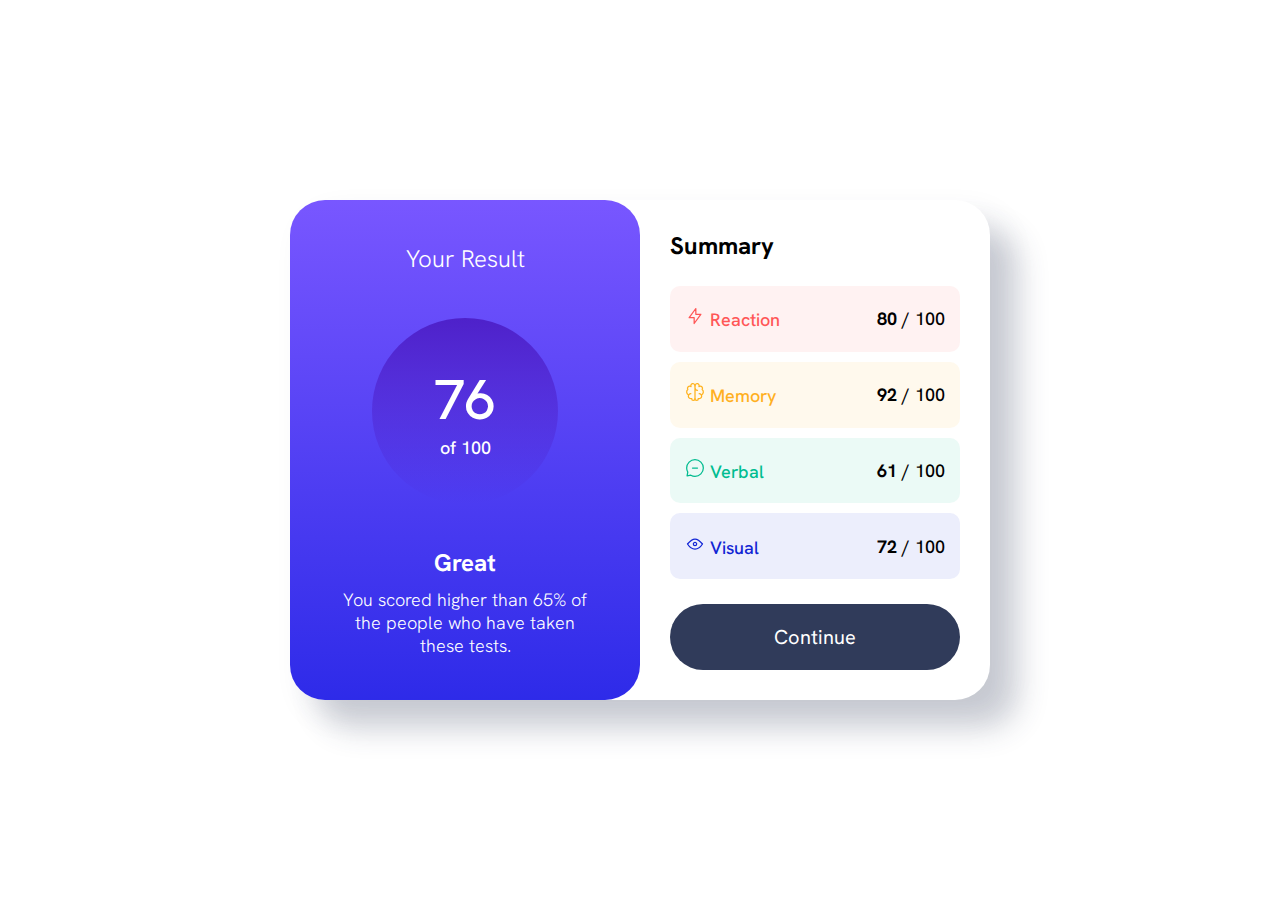
<file: Front-End Mentor/Day1/results-summary-component-main/index.html>
<!DOCTYPE html>
<html lang="en">
  <head>
    <meta charset="UTF-8" />
    <meta name="viewport" content="width=device-width, initial-scale=1.0" />
    <!-- displays site properly based on user's device -->

    <link
      rel="icon"
      type="image/png"
      sizes="32x32"
      href="./assets/images/favicon-32x32.png"
    />

    <title>Frontend Mentor | Results summary component</title>

    <link
      rel="stylesheet"
      href="./style.css"
    />
  </head>
  <body>

    <main class="main-container">

      <div class="main-section">

        <h1 class="main-header">Your Result</h1>

        <div class="score-circle">
          <p class="score-number">76</p>
          <p class="score-out-of">of 100</p>
        </div>

        <div class="main-description">
          <h2>Great</h2>
          <p>
            You scored higher than 65% of the people who have taken these tests.
          </p>
        </div>

      </div>



      <div class="summary-section">

        <h2>Summary</h2>

        <ul class="stats-list">
          <li class="stat-item"  style="--clr: 0, 100%, 67%">
           <p class="stat-label">
              <svg
                xmlns="http://www.w3.org/2000/svg"
                width="20"
                height="20"
                fill="none"
                viewBox="0 0 20 20"
              >
                <path
                  stroke="#F55"
                  stroke-linecap="round"
                  stroke-linejoin="round"
                  stroke-width="1.25"
                  d="M10.833 8.333V2.5l-6.666 9.167h5V17.5l6.666-9.167h-5Z"
                />
              </svg>
              Reaction
            </p>
            <p class="stat-value"><strong>80</strong> / 100</p>
          </li>
          <li class="stat-item" style="--clr: 39, 100%, 56%">
            <p class="stat-label">
              <svg
                xmlns="http://www.w3.org/2000/svg"
                width="20"
                height="20"
                fill="none"
                viewBox="0 0 20 20"
              >
                <path
                  stroke="#FFB21E"
                  stroke-linecap="round"
                  stroke-linejoin="round"
                  stroke-width="1.25"
                  d="M5.833 11.667a2.5 2.5 0 1 0 .834 4.858"
                />
                <path
                  stroke="#FFB21E"
                  stroke-linecap="round"
                  stroke-linejoin="round"
                  stroke-width="1.25"
                  d="M3.553 13.004a3.333 3.333 0 0 1-.728-5.53m.025-.067a2.083 2.083 0 0 1 2.983-2.824m.199.054A2.083 2.083 0 1 1 10 3.75v12.917a1.667 1.667 0 0 1-3.333 0M10 5.833a2.5 2.5 0 0 0 2.5 2.5m1.667 3.334a2.5 2.5 0 1 1-.834 4.858"
                />
                <path
                  stroke="#FFB21E"
                  stroke-linecap="round"
                  stroke-linejoin="round"
                  stroke-width="1.25"
                  d="M16.447 13.004a3.334 3.334 0 0 0 .728-5.53m-.025-.067a2.083 2.083 0 0 0-2.983-2.824M10 3.75a2.085 2.085 0 0 1 2.538-2.033 2.084 2.084 0 0 1 1.43 2.92m-.635 12.03a1.667 1.667 0 0 1-3.333 0"
                />
              </svg>
              Memory
            </p>
            <p class="stat-value"><strong>92</strong> / 100</p>
          </li>
          <li class="stat-item" style="--clr: 166, 100%, 37%">
            <p class="stat-label">
              <svg
                xmlns="http://www.w3.org/2000/svg"
                width="20"
                height="20"
                fill="none"
                viewBox="0 0 20 20"
              >
                <path
                  stroke="#00BB8F"
                  stroke-linecap="round"
                  stroke-linejoin="round"
                  stroke-width="1.25"
                  d="M7.5 10h5M10 18.333A8.333 8.333 0 1 0 1.667 10c0 1.518.406 2.942 1.115 4.167l-.699 3.75 3.75-.699A8.295 8.295 0 0 0 10 18.333Z"
                />
              </svg>
              Verbal
            </p>
            <p class="stat-value"><strong>61</strong> / 100</p>
          </li>
          <li class="stat-item" style="--clr: 234, 85%, 45%">
            <p class="stat-label">
              <svg
                xmlns="http://www.w3.org/2000/svg"
                width="20"
                height="20"
                fill="none"
                viewBox="0 0 20 20"
              >
                <path
                  stroke="#1125D6"
                  stroke-linecap="round"
                  stroke-linejoin="round"
                  stroke-width="1.25"
                  d="M10 11.667a1.667 1.667 0 1 0 0-3.334 1.667 1.667 0 0 0 0 3.334Z"
                />
                <path
                  stroke="#1125D6"
                  stroke-linecap="round"
                  stroke-linejoin="round"
                  stroke-width="1.25"
                  d="M17.5 10c-1.574 2.492-4.402 5-7.5 5s-5.926-2.508-7.5-5C4.416 7.632 6.66 5 10 5s5.584 2.632 7.5 5Z"
                />
              </svg>
              Visual
            </p>
            <p class="stat-value"><strong>72</strong> / 100</p>
          </li>
        </ul>

        <a href="#" class="btn-primary">Continue</a>
      
      </div>

    </main>

    <!-- Your Result 76 of 100 Great You scored higher than 65% of the people who
    have taken these tests. Summary Reaction 80 / 100 Memory 92 / 100 Verbal 61
    / 100 Visual 72 / 100 Continue -->

    <!-- <div class="attribution">
      Challenge by
      <a href="https://www.frontendmentor.io?ref=challenge" target="_blank"
        >Frontend Mentor</a
      >. Coded by <a href="#">Menard Maranan</a>.
    </div> -->
  </body>
</html>
</file>
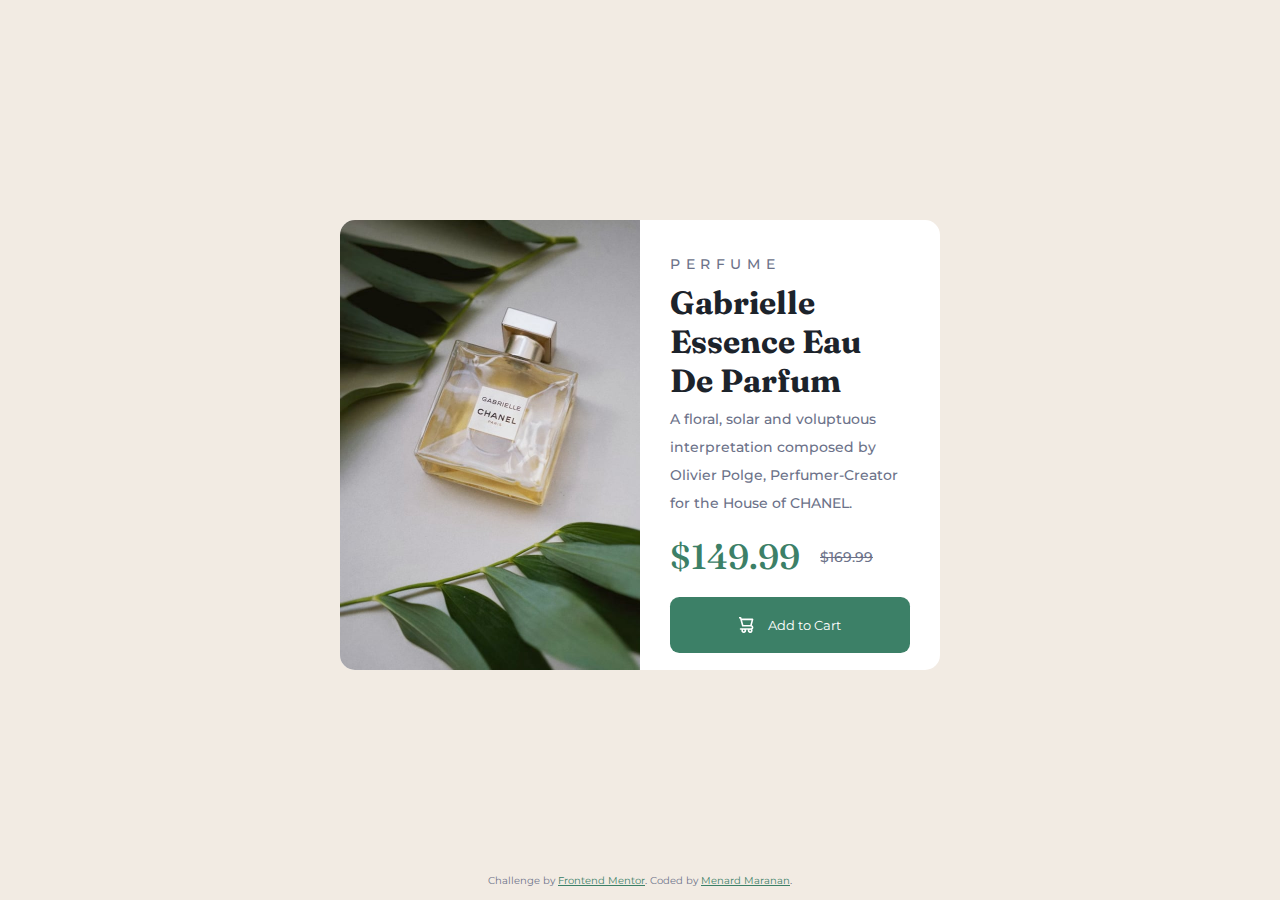
<file: Front-End Mentor/Day2/product-preview-card-component-main/index.html>
<!DOCTYPE html>
<html lang="en">
<head>
  <meta charset="UTF-8">
  <meta name="viewport" content="width=device-width, initial-scale=1.0"> <!-- displays site properly based on user's device -->

  <link rel="icon" type="image/png" sizes="32x32" href="./images/favicon-32x32.png">
  
  <title>Frontend Mentor | Product preview card component</title>

  <link rel="stylesheet" href="./style.css" />
</head>
<body>

  <main>


    <picture class="image-cover">
      <!-- Reference: by Kevin Powell - https://www.youtube.com/watch?v=B2WL6KkqhLQ&t=3405s -->

      <!-- Displays different image sources depending on device -->
      <source srcset="./images/image-product-desktop.jpg" media="(min-width: 640px)" />
      <img src="./images/image-product-mobile.jpg" alt="Gabrielle Essence Eau De Parfum" />
    </picture>


    <div class="main-section">

      <p class="product-category">Perfume</p>
      
      <h1 class="product-name">Gabrielle Essence Eau De Parfum</h1>
      
      <p class="product-description">
        A floral, solar and voluptuous interpretation composed by Olivier Polge, Perfumer-Creator for the House of CHANEL.
      </p>
      
      <div class="pricing-section">
        <p class="price">$149.99</p>
        <p class="original-price">$169.99</p>
      </div>
      
      <button class="primary-btn">
        <svg width="15" height="16" xmlns="http://www.w3.org/2000/svg"><path d="M14.383 10.388a2.397 2.397 0 0 0-1.518-2.222l1.494-5.593a.8.8 0 0 0-.144-.695.8.8 0 0 0-.631-.28H2.637L2.373.591A.8.8 0 0 0 1.598 0H0v1.598h.983l1.982 7.4a.8.8 0 0 0 .799.59h8.222a.8.8 0 0 1 0 1.599H1.598a.8.8 0 1 0 0 1.598h.943a2.397 2.397 0 1 0 4.507 0h1.885a2.397 2.397 0 1 0 4.331-.376 2.397 2.397 0 0 0 1.12-2.021ZM11.26 7.99H4.395L3.068 3.196h9.477L11.26 7.991Zm-6.465 6.392a.8.8 0 1 1 0-1.598.8.8 0 0 1 0 1.598Zm6.393 0a.8.8 0 1 1 0-1.598.8.8 0 0 1 0 1.598Z" fill="#FFF"/></svg>
        Add to Cart
      </button>

    </div>


  </main>
  
  <footer class="attribution">
    Challenge by <a target="_blank" href="https://www.frontendmentor.io?ref=challenge" target="_blank">Frontend Mentor</a>. 
    Coded by <a target="_blank" href="https://www.linkedin.com/in/menard-maranan/">Menard Maranan</a>.
  </footer>
</body>
</html>
</file>
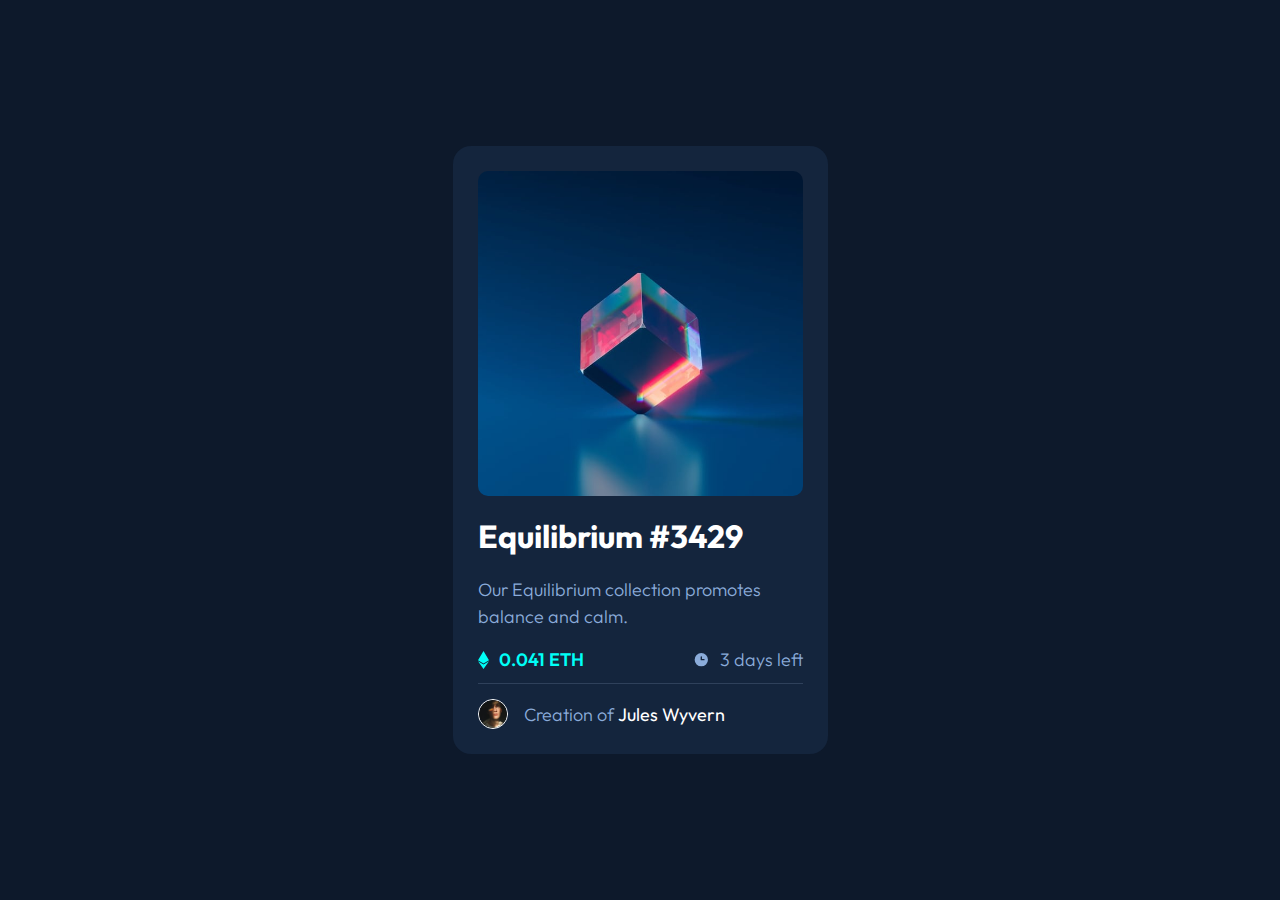
<file: Front-End Mentor/Day3/nft-preview-card-component-main/index.html>
<!DOCTYPE html>
<html lang="en">
<head>
  <meta charset="UTF-8">
  <meta name="viewport" content="width=device-width, initial-scale=1.0"> <!-- displays site properly based on user's device -->

  <link rel="icon" type="image/png" sizes="32x32" href="./images/favicon-32x32.png">
  
  <title>Frontend Mentor | NFT preview card component</title>

  <link
    rel="stylesheet"
    href="./style.css"
  />
</head>
<body>

  <main>


    <div class="card nft-card">

      
      <div class="nft-details">
        
        <picture class="nft-img-container">
          <img
          alt="Equilibrium #3429"
          class="nft-img"
          src="./images/image-equilibrium.jpg"
          />
        </picture>

        <h1>
          <a class="nft-name highlight-on-hover" href="#">Equilibrium #3429</a>
        </h1>

        <p>
          Our Equilibrium collection promotes balance and calm.
        </p>
        
        <div class="flexbox flex-between nft-price-and-time">

          <div class="label-with-icon eth-price">
            <svg width="11" height="18" xmlns="http://www.w3.org/2000/svg">
              <!-- TODO: Strip off the color in the SVG -->
              <!-- fill="#00FFF8" -->
              <path
                d="M11 10.216 5.5 18 0 10.216l5.5 3.263 5.5-3.262ZM5.5 0l5.496 9.169L5.5 12.43 0 9.17 5.5 0Z"
                />
            </svg>
            <p class="label-with-icon__label">0.041 ETH</p>
          </div>

          <div class="label-with-icon time-left">
            <svg width="17" height="17" xmlns="http://www.w3.org/2000/svg">
              <!-- TODO: Strip off the color in the SVG -->
              <!-- fill="#8BACD9" -->
              <path
                d="M8.305 2.007a6.667 6.667 0 1 0 0 13.334 6.667 6.667 0 0 0 0-13.334Zm2.667 7.334H8.305a.667.667 0 0 1-.667-.667V6.007a.667.667 0 0 1 1.334 0v2h2a.667.667 0 0 1 0 1.334Z"
              />
            </svg>
            <p class="label-with-icon__label">3 days left</p>
          </div>

        </div>

      </div>


      <div class="creator-component">

        <img
          alt="Jules Wyvern"
          class="author-avatar"
          src="./images/image-avatar.png"
        />

        <p class="author">
          Creation of
          <a href="#" class="author-name highlight-on-hover">Jules Wyvern</a>
        </p>
      </div>


    </div>


  </main>

  
  <!-- <div class="attribution">
    Challenge by <a href="https://www.frontendmentor.io?ref=challenge" target="_blank">Frontend Mentor</a>. 
    Coded by <a href="#">Your Name Here</a>.
  </div> -->
</body>
</html>
</file>
<file: Front-End Mentor/Day1/results-summary-component-main/style.css>
@font-face {
  font-family: "HankenGrotesk";
  font-display: swap;
  font-weight: 100 900;
  src: url("assets/fonts/HankenGrotesk-VariableFont_wght.ttf")
    format("truetype");
}

:root {
  /* * Layout */
  --mobile-width: 375px;
  --desktop-width: 1440px;

  /* * Colors */
  /* ? Destructured HSL values */
  /* 1. Primary */
  --light-red: 0, 100%, 67%;
  --orangey-yellow: 39, 100%, 56%;
  --green-teal: 166, 100%, 37%;
  --cobalt-blue: 234, 85%, 45%;

  /* 2. Gradients */
  --light-slate-blue-bg: hsl(252, 100%, 67%);
  --light-royal-blue-bg: hsl(241, 81%, 54%);
  --violet-blue-circle-hsla: hsla(256, 72%, 46%, 1);
  --persian-blue-circle-hsla: hsla(241, 72%, 46%, 0);

  --gradient-primary: linear-gradient(
    var(--light-slate-blue-bg),
    var(--light-royal-blue-bg)
  );
  --gradient-secondary: linear-gradient(
    var(--violet-blue-circle-hsla),
    var(--persian-blue-circle-hsla)
  );

  /* 3. Neutral */
  --white: 0, 0%, 100%;
  --pale-blue: 221, 100%, 96%;
  --light-lavender: 241, 100%, 89%;
  --dark-gray-blue: 224, 30%, 27%;

  /* * Typography */
  /* Body Copy */
  --font-size-paragraphs: 18px;

  /* Font */
  --main-font-family: "HankenGrotesk";
  --font-weight-regular: 500;
  --font-weight-bold: 700;
  --font-weight-black: 800;

  --font-size-400: 1.125rem;
  --font-size-500: 1.25rem;
  --font-size-600: 1.5rem;
  --font-size-700: 1.75rem;
  --font-size-800: 2rem;
  --font-size-900: 3.5rem;
}

* {
  margin: 0;
  padding: 0;
  box-sizing: border-box;
  font-family: var(--main-font-family);
}

body {
  min-height: 100vh;
  display: grid;
  place-items: center;
}

p {
  font-size: 18px;
  font-weight: var(--font-weight-regular);
}

ul {
  list-style: none;
}

.main-container {
  height: 100vh;
  width: 100vw;
  max-width: 700px;

  display: grid;
  grid-template-columns: repeat(auto-fill, minmax(350px, 1fr));
  grid-template-rows: 45vh 1fr;
}

@media (min-width: 700px) {
  .main-container {
    max-height: 500px;

    border-radius: 35px;
    box-shadow: 15px 15px 30px hsl(var(--dark-gray-blue), 0.1),
      30px 30px 30px hsl(var(--dark-gray-blue), 0.2);

    grid-template-rows: 1fr;
  }
}

.main-section {
  padding: 20px 70px;

  background: var(--gradient-primary);
  color: hsl(var(--white));
  border-radius: 0 0 35px 35px;

  text-align: center;

  display: flex;
  flex-direction: column;
  align-items: center;
  justify-content: space-evenly;
}

@media (min-width: 700px) {
  .main-section {
    padding: 0 50px;
    border-radius: 35px;
  }
}

.main-header {
  font-size: var(--font-size-600);
  font-weight: 300;
}

.score-circle {
  background: var(--gradient-secondary);
  border-radius: 50%;
  padding: 35px;
  aspect-ratio: 1 / 1;
}

@media (min-width: 700px) {
  .score-circle {
    padding: 45px;
  }
}

.score-number {
  font-size: var(--font-size-900);
}

.main-description {
  display: flex;
  flex-direction: column;
  gap: 10px;
}

.main-description p {
  font-weight: 300;
}

.summary-section {
  padding: 20px;

  display: flex;
  flex-direction: column;
  gap: 25px;
}

@media (min-width: 700px) {
  .summary-section {
    padding: 30px;
  }
}

.summary-section .stats-list {
  flex-grow: 1;

  display: flex;
  flex-direction: column;
  gap: 10px;
}

.stat-item {
  border-radius: 10px;
  background-color: hsl(var(--clr), 0.08);
  flex-grow: 1;

  display: flex;
  justify-content: space-between;
  align-items: center;

  padding: 0 15px;
}

.stat-label {
  color: hsl(var(--clr));
}

.btn-primary {
  background: hsl(var(--dark-gray-blue));
  color: hsl(var(--white));
  padding: 20px;
  border-radius: 40px;
  text-align: center;
  text-decoration: none;
  font-size: var(--font-size-500);
}

.btn-primary:hover {
  background: var(--gradient-primary);
}
</file>
<file: Front-End Mentor/Day2/product-preview-card-component-main/style.css>
@import url("https://fonts.googleapis.com/css2?family=Fraunces:wght@700&family=Montserrat:wght@500;700&display=swap");

:root {
  /* || Font */
  /* Font Family */
  --font-family-sans: "Montserrat", sans-serif;
  --font-family-serif: "Fraunces", serif;

  /* Font size */
  --font-size-1: 1.4rem;

  /* Font weight */
  --font-weight-regular: 500;
  --font-weight-bold: 700;

  /* ------------------------------------------- */

  /* || Color */
  /* Primary */
  --color-dark-cyan--hsl-values: 158, 36%, 37%;
  --color-dark-cyan-200--hsl-values: 158, 36%, 20%;
  --color-cream--hsl-values: 30, 38%, 92%;

  /* Neutral */
  --color-very-dark-blue--hsl-values: 212, 21%, 14%;
  --color-dark-grayish-blue--hsl-values: 228, 12%, 48%;
  --color-white--hsl-values: 0, 0%, 100%;
}

* {
  margin: 0;
  box-sizing: border-box;
  font-family: var(--font-family-sans);
}

html {
  font-size: 62.5%;
}

body {
  font-size: 1.6rem;
  min-height: 100vh;
  background-color: hsl(var(--color-cream--hsl-values));
  color: hsl(var(--color-dark-grayish-blue--hsl-values));

  display: grid;
  place-items: center;
  grid-template-rows: 1fr 1rem;
  padding: 3rem 2rem;
}

h1,
h2,
h3,
h4,
h5,
h6 {
  font-family: var(--font-family-serif);
  font-weight: var(--font-weight-bold);
  overflow-wrap: break-word;
  color: hsl(var(--color-very-dark-blue--hsl-values));
}

p {
  font-family: var(--font-family-sans);
  font-size: var(--font-size-1);
  font-weight: var(--font-weight-regular);
  line-height: 2em;
}

img,
picture,
video,
canvas,
svg {
  display: block;
  max-width: 100%;
}

/* ------------------------------------------- */

main {
  width: 100%;
  max-width: 375px;
  background-color: hsl(var(--color-white--hsl-values));
  border-radius: 1.5rem;

  display: flex;
  flex-direction: column;
}

@media (min-width: 640px) {
  main {
    max-width: 600px;
    max-height: 450px;
    flex-direction: row;
  }
}

main .image-cover,
main .main-section {
  width: 100%;
}

.image-cover img {
  width: 100%;
  min-width: 300px;
  height: 100%;
  border-radius: 1.5rem 1.5rem 0 0;
}

@media (min-width: 640px) {
  .image-cover img {
    border-radius: 1.5rem 0 0 1.5rem;
  }
}

.main-section {
  padding: 3rem;

  display: flex;
  flex-direction: column;
  gap: 0.5rem;
  justify-content: space-around;
}

.product-category {
  text-transform: uppercase;
  letter-spacing: 0.4em;
}

.pricing-section {
  display: flex;
  align-items: center;
  gap: 2rem;
}

.pricing-section .price {
  font-size: 3.5rem;
  font-family: var(--font-family-serif);
  color: hsl(var(--color-dark-cyan--hsl-values));
}

.pricing-section .original-price {
  text-decoration: line-through;
}

.primary-btn {
  background-color: hsl(var(--color-dark-cyan--hsl-values));
  border: none;
  color: hsl(var(--color-white--hsl-values));

  padding: 1.5em 0;
  border-radius: 0.7em;

  display: flex;
  align-items: center;
  justify-content: center;
  gap: 1em;

  cursor: pointer;

  transition: background-color 0.1s ease-out;
}

.primary-btn:hover {
  background-color: hsl(var(--color-dark-cyan-200--hsl-values));
}

.primary-btn:active {
  background-color: hsl(var(--color-dark-cyan--hsl-values), 0.8);
}

.attribution {
  padding-top: 3rem;
  text-align: center;
  font-size: 1rem;
}

.attribution a {
  color: hsl(var(--color-dark-cyan--hsl-values));
}

.attribution a:hover {
  color: hsl(var(--color-dark-cyan--hsl-values), 0.5);
}
</file>
<file: Front-End Mentor/Day3/nft-preview-card-component-main/style.css>
@import url("https://fonts.googleapis.com/css2?family=Outfit:wght@300;400;600&display=swap");

:root {
  /* || Font */
  /* Font Family */
  --font-family-sans: "Outfit", sans-serif;

  /* Font Weight */
  --font-weight-light: 300;
  --font-weight-regular: 400;
  --font-weight-semi-bold: 600;

  /* Font Size */
  --font-size-body: 1.125rem; /* 18px */

  /* ---------------------------------------- */

  /* || Color */
  /* Primary */
  --color-primary-blue: 215, 51%;
  --color-primary-cyan: 178, 100%;

  --color-primary-blue-700: hsl(var(--color-primary-blue), 70%);
  --color-primary-cyan-500: hsl(var(--color-primary-cyan), 50%);

  /* Neutral */
  --color-neutral-white: hsl(0, 0%, 100%);

  /* Component Colors */
  --color-blue--main-bg: hsl(217, 54%, 11%);
  --color-blue--card-bg: hsl(216, 50%, 16%);
  --color-blue--line: hsl(215, 32%, 27%);
}

*,
*::before,
*::after {
  box-sizing: border-box;
}

* {
  margin: 0;
}

html,
body {
  height: 100%;
}

body {
  line-height: 1.5;
  -webkit-font-smoothing: antialiased;

  font-family: var(--font-family-sans);
  background-color: var(--color-blue--main-bg);
  color: var(--color-neutral-white);

  display: grid;
  place-items: center;
}

main {
  padding: 2rem 1rem;
}

p {
  font-size: var(--font-size-body);
  font-weight: var(--font-weight-light);
  color: var(--color-primary-blue-700);
}

img,
picture,
video,
canvas,
svg {
  display: block;
  max-width: 100%;
}

input,
button,
text-area,
select {
  font: inherit;
}

p,
h1,
h2,
h3,
h4,
h5,
h6 {
  overflow-wrap: break-word;
}

/* ---------------------------------------- */

/* * Custom Styling */
.card {
  max-width: 375px;
  border-radius: 1.125rem;
  background-color: var(--color-blue--card-bg);
  padding: 1.5625rem;
}

.card.nft-card .nft-details {
  display: flex;
  flex-direction: column;
  gap: 1rem;
}

.nft-img-container {
  position: relative;
}

.nft-img-container::before {
  position: absolute;
  content: url(./images/icon-view.svg);
  width: 100%;
  height: 100%;
  background-color: hsl(var(--color-primary-cyan), 50%, 0.5);
  opacity: 0;
  cursor: pointer;

  display: grid;
  place-items: center;

  transition: all 0.3s linear;
}

.nft-img-container:hover::before {
  opacity: 1;
}

.nft-img-container::before,
.nft-img {
  border-radius: 0.625rem;
}

.nft-name {
  color: inherit;
  text-decoration: none;
}

.nft-price-and-time {
  padding-bottom: 10px;
  border-bottom: 1px solid var(--color-blue--line);

  flex-wrap: wrap;
}

.label-with-icon {
  display: flex;
  align-items: center;
  gap: 0.625rem;
}

.eth-price * {
  color: var(--color-primary-cyan-500);
  fill: var(--color-primary-cyan-500);
  font-weight: var(--font-weight-semi-bold);
}

.time-left * {
  color: var(--color-primary-blue-700);
  fill: var(--color-primary-blue-700);
}

.creator-component {
  display: flex;
  gap: 1rem;
  align-items: center;
  padding-top: 15px;
  /* background-color: red; */
}

.author-avatar {
  max-width: 1.875rem;
  border: 0.0625rem solid white;
  border-radius: 50%;
}

.author .author-name {
  color: var(--color-neutral-white);
  font-weight: var(--font-weight-regular);
  text-decoration: none;
}

/* ---------------------------------------- */
/* * Utilities */
.flexbox {
  display: flex;
}

.flexbox.flex-between {
  justify-content: space-between;
}

/* * Active States */
.highlight-on-hover {
  transition: color 0.3s linear;
}

.highlight-on-hover:hover {
  color: var(--color-primary-cyan-500);
}
</file>
